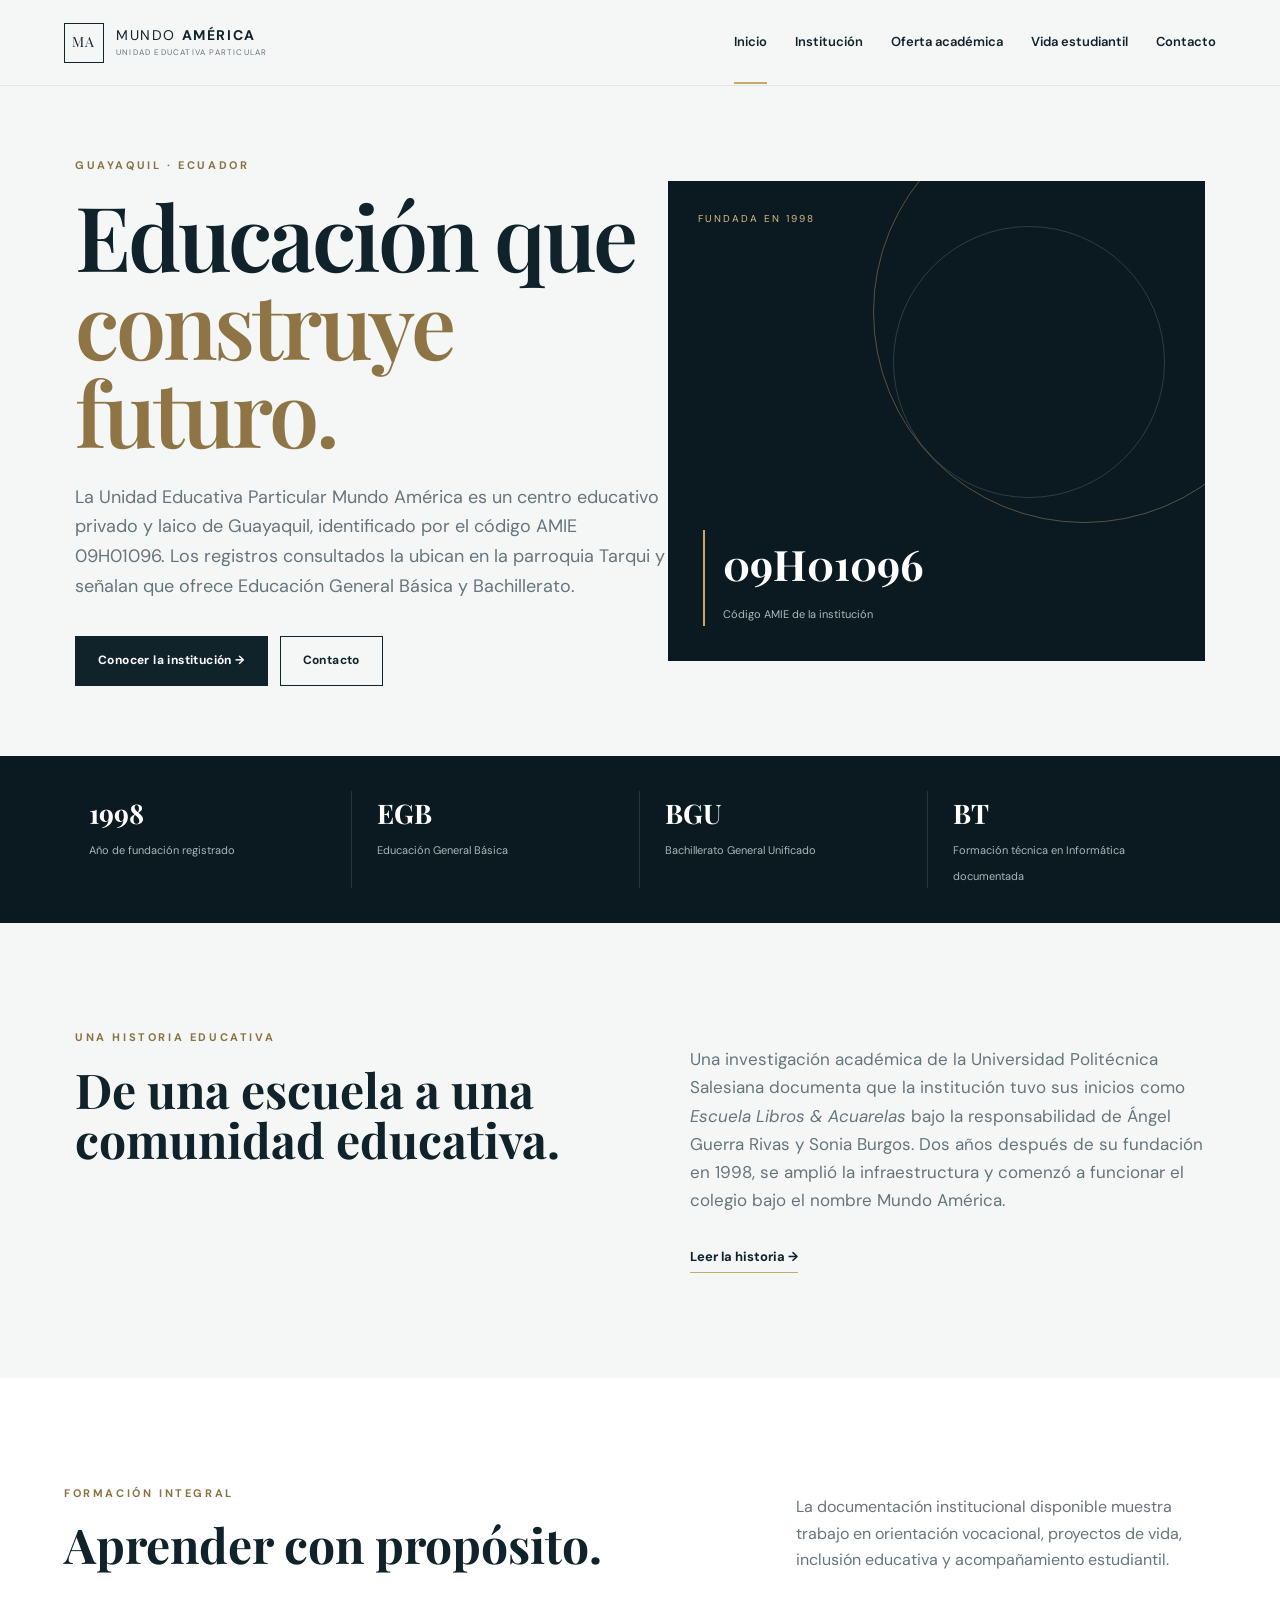
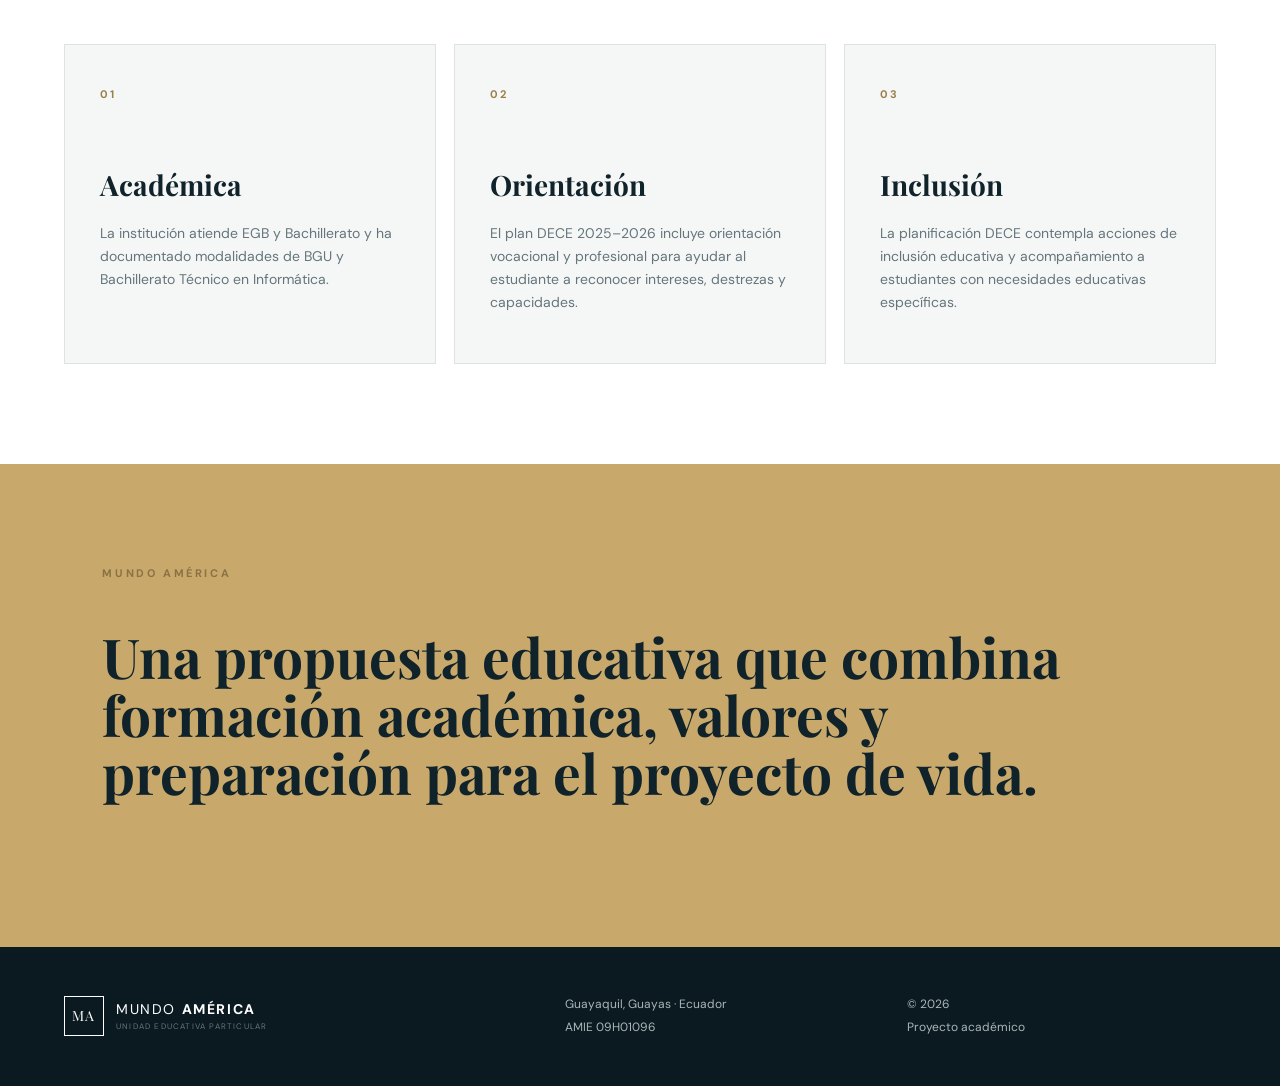
<file: index.html>
<!DOCTYPE html>
<html lang="es"><head><meta charset="UTF-8"><meta name="viewport" content="width=device-width,initial-scale=1.0">
<meta name="description" content="Sitio académico informativo sobre la Unidad Educativa Particular Mundo América de Guayaquil.">
<title>Mundo América | Unidad Educativa Particular</title><link rel="stylesheet" href="css/styles.css"><script defer src="js/main.js"></script></head>
<body>
<header class="site-header"><a class="brand" href="index.html"><span class="brand-mark">MA</span><span>MUNDO <b>AMÉRICA</b><small>UNIDAD EDUCATIVA PARTICULAR</small></span></a><button class="menu-toggle" aria-label="Menú">☰</button><nav><a class="active" href="index.html">Inicio</a><a href="institucion.html">Institución</a><a href="oferta.html">Oferta académica</a><a href="vida-estudiantil.html">Vida estudiantil</a><a href="contacto.html">Contacto</a></nav></header>
<main>
<section class="hero"><div><p class="eyebrow">GUAYAQUIL · ECUADOR</p><h1>Educación que<br><span>construye futuro.</span></h1><p class="hero-text">La Unidad Educativa Particular Mundo América es un centro educativo privado y laico de Guayaquil, identificado por el código AMIE 09H01096. Los registros consultados la ubican en la parroquia Tarqui y señalan que ofrece Educación General Básica y Bachillerato.</p><div class="hero-actions"><a class="btn primary" href="institucion.html">Conocer la institución →</a><a class="btn ghost" href="contacto.html">Contacto</a></div></div><div class="hero-card"><span class="floating-label">FUNDADA EN 1998</span><div class="hero-stat"><strong>09H01096</strong><span>Código AMIE de la institución</span></div></div></section>
<section class="stats"><div><strong>1998</strong><span>Año de fundación registrado</span></div><div><strong>EGB</strong><span>Educación General Básica</span></div><div><strong>BGU</strong><span>Bachillerato General Unificado</span></div><div><strong>BT</strong><span>Formación técnica en Informática documentada</span></div></section>
<section class="section intro-grid"><div><p class="eyebrow">UNA HISTORIA EDUCATIVA</p><h2>De una escuela a una comunidad educativa.</h2></div><div><p>Una investigación académica de la Universidad Politécnica Salesiana documenta que la institución tuvo sus inicios como <em>Escuela Libros &amp; Acuarelas</em> bajo la responsabilidad de Ángel Guerra Rivas y Sonia Burgos. Dos años después de su fundación en 1998, se amplió la infraestructura y comenzó a funcionar el colegio bajo el nombre Mundo América.</p><a class="text-link" href="institucion.html">Leer la historia →</a></div></section>
<section class="feature-section"><div class="section-heading"><div><p class="eyebrow">FORMACIÓN INTEGRAL</p><h2>Aprender con propósito.</h2></div><p>La documentación institucional disponible muestra trabajo en orientación vocacional, proyectos de vida, inclusión educativa y acompañamiento estudiantil.</p></div><div class="cards"><article class="feature-card"><span>01</span><h3>Académica</h3><p>La institución atiende EGB y Bachillerato y ha documentado modalidades de BGU y Bachillerato Técnico en Informática.</p></article><article class="feature-card"><span>02</span><h3>Orientación</h3><p>El plan DECE 2025–2026 incluye orientación vocacional y profesional para ayudar al estudiante a reconocer intereses, destrezas y capacidades.</p></article><article class="feature-card"><span>03</span><h3>Inclusión</h3><p>La planificación DECE contempla acciones de inclusión educativa y acompañamiento a estudiantes con necesidades educativas específicas.</p></article></div></section>
<section class="quote"><div><p class="eyebrow">MUNDO AMÉRICA</p><h2>Una propuesta educativa que combina formación académica, valores y preparación para el proyecto de vida.</h2></div></section>
</main>
<footer><div class="brand footer-brand"><span class="brand-mark">MA</span><span>MUNDO <b>AMÉRICA</b><small>UNIDAD EDUCATIVA PARTICULAR</small></span></div><div><p>Guayaquil, Guayas · Ecuador</p><p>AMIE 09H01096</p></div><div><p>© <span id="year"></span></p><p>Proyecto académico</p></div></footer></body></html>
</file>
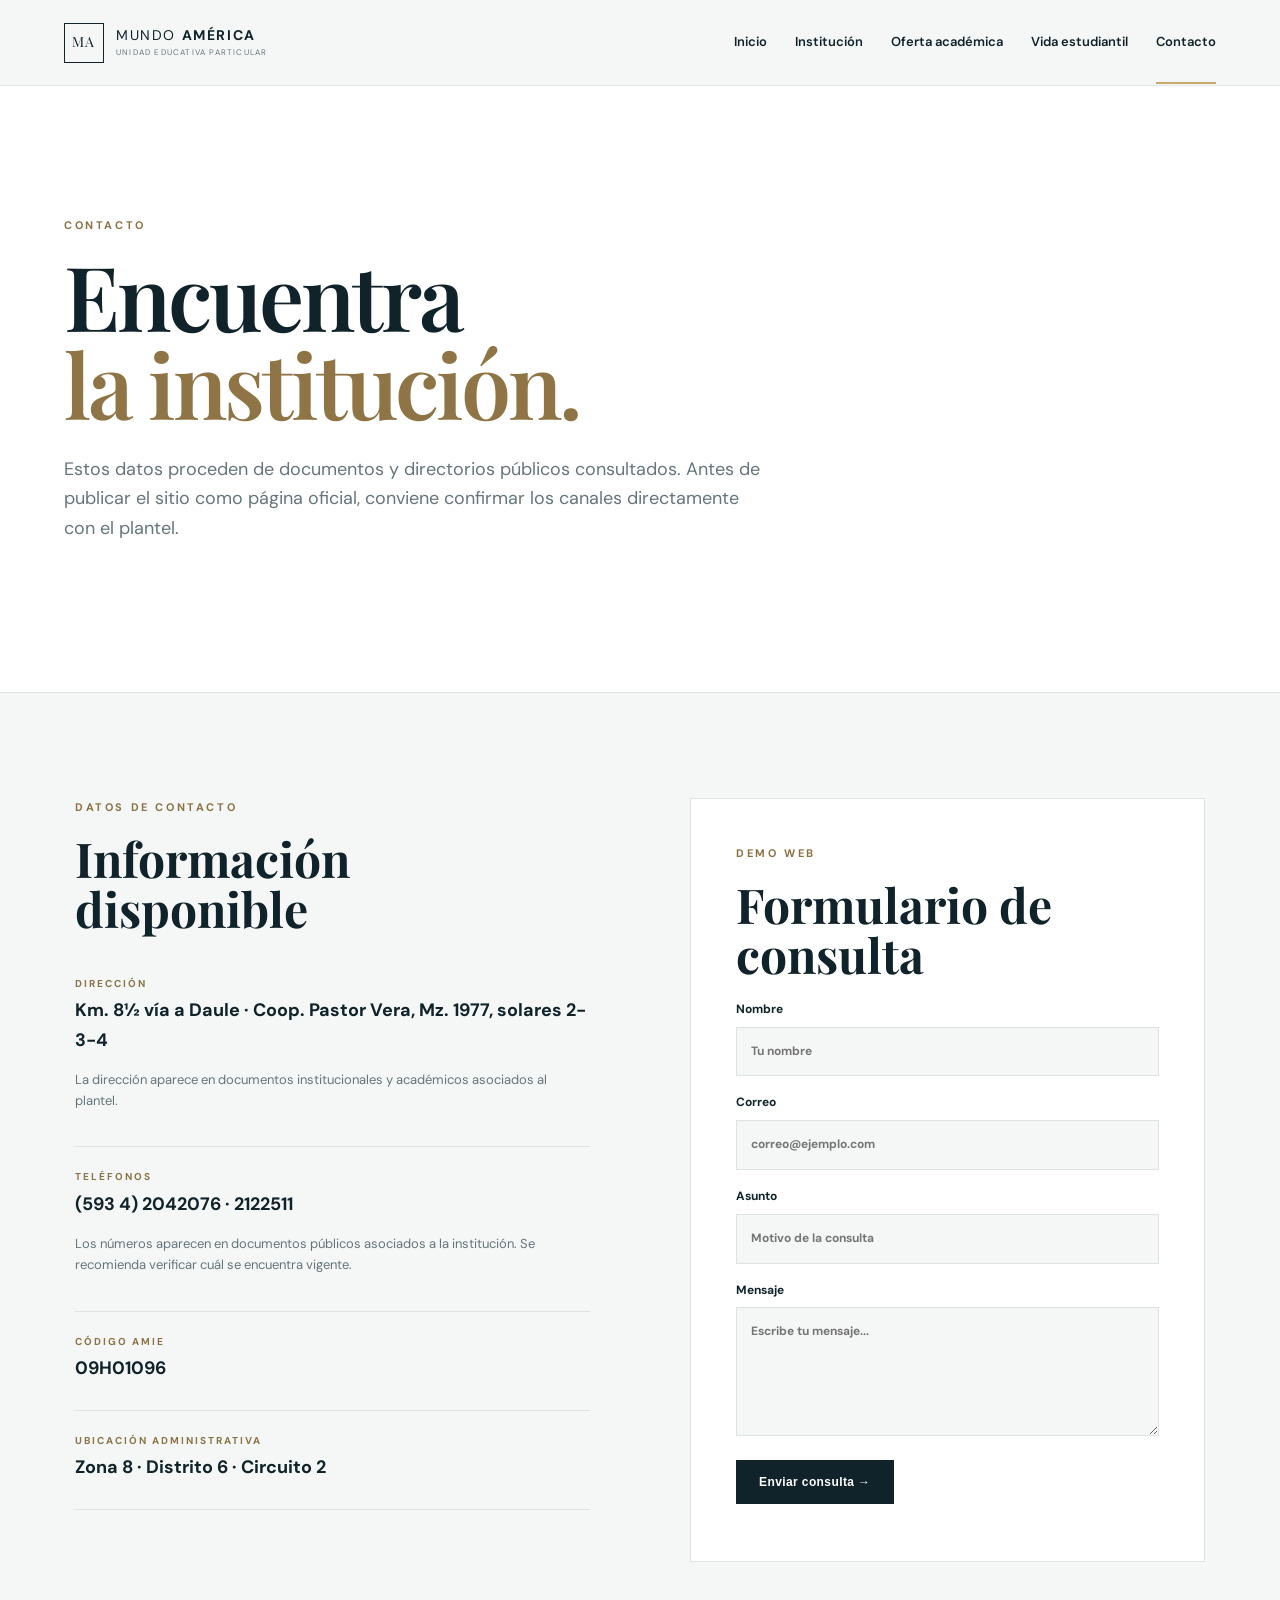
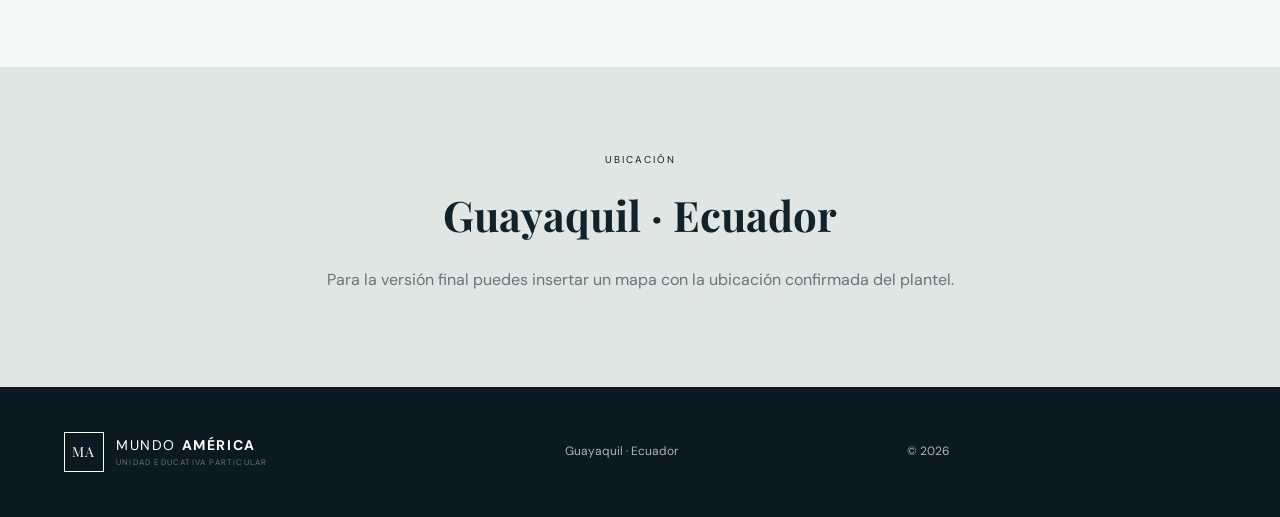
<file: contacto.html>
<!DOCTYPE html>
<html lang="es"><head><meta charset="UTF-8"><meta name="viewport" content="width=device-width,initial-scale=1.0"><title>Mundo América | Contacto</title><link rel="stylesheet" href="css/styles.css"><script defer src="js/main.js"></script></head>
<body><header class="site-header"><a class="brand" href="index.html"><span class="brand-mark">MA</span><span>MUNDO <b>AMÉRICA</b><small>UNIDAD EDUCATIVA PARTICULAR</small></span></a><button class="menu-toggle">☰</button><nav><a href="index.html">Inicio</a><a href="institucion.html">Institución</a><a href="oferta.html">Oferta académica</a><a href="vida-estudiantil.html">Vida estudiantil</a><a class="active" href="contacto.html">Contacto</a></nav></header>
<main><section class="page-hero"><p class="eyebrow">CONTACTO</p><h1>Encuentra<br><span>la institución.</span></h1><p>Estos datos proceden de documentos y directorios públicos consultados. Antes de publicar el sitio como página oficial, conviene confirmar los canales directamente con el plantel.</p></section>
<section class="section contact-grid"><div class="contact-info"><p class="eyebrow">DATOS DE CONTACTO</p><h2>Información disponible</h2><div class="contact-item"><span>DIRECCIÓN</span><strong>Km. 8½ vía a Daule · Coop. Pastor Vera, Mz. 1977, solares 2-3-4</strong><p>La dirección aparece en documentos institucionales y académicos asociados al plantel.</p></div><div class="contact-item"><span>TELÉFONOS</span><strong>(593 4) 2042076 · 2122511</strong><p>Los números aparecen en documentos públicos asociados a la institución. Se recomienda verificar cuál se encuentra vigente.</p></div><div class="contact-item"><span>CÓDIGO AMIE</span><strong>09H01096</strong></div><div class="contact-item"><span>UBICACIÓN ADMINISTRATIVA</span><strong>Zona 8 · Distrito 6 · Circuito 2</strong></div></div>
<form id="contactForm"><p class="eyebrow">DEMO WEB</p><h2>Formulario de consulta</h2><label>Nombre<input required type="text" placeholder="Tu nombre"></label><label>Correo<input required type="email" placeholder="correo@ejemplo.com"></label><label>Asunto<input required type="text" placeholder="Motivo de la consulta"></label><label>Mensaje<textarea required rows="5" placeholder="Escribe tu mensaje..."></textarea></label><button class="btn primary" type="submit">Enviar consulta →</button><p id="formMessage" class="form-message"></p></form></section>
<section class="map-placeholder"><div><span>UBICACIÓN</span><h2>Guayaquil · Ecuador</h2><p>Para la versión final puedes insertar un mapa con la ubicación confirmada del plantel.</p></div></section></main>
<footer><div class="brand footer-brand"><span class="brand-mark">MA</span><span>MUNDO <b>AMÉRICA</b><small>UNIDAD EDUCATIVA PARTICULAR</small></span></div><p>Guayaquil · Ecuador</p><p>© <span id="year"></span></p></footer></body></html>
</file>
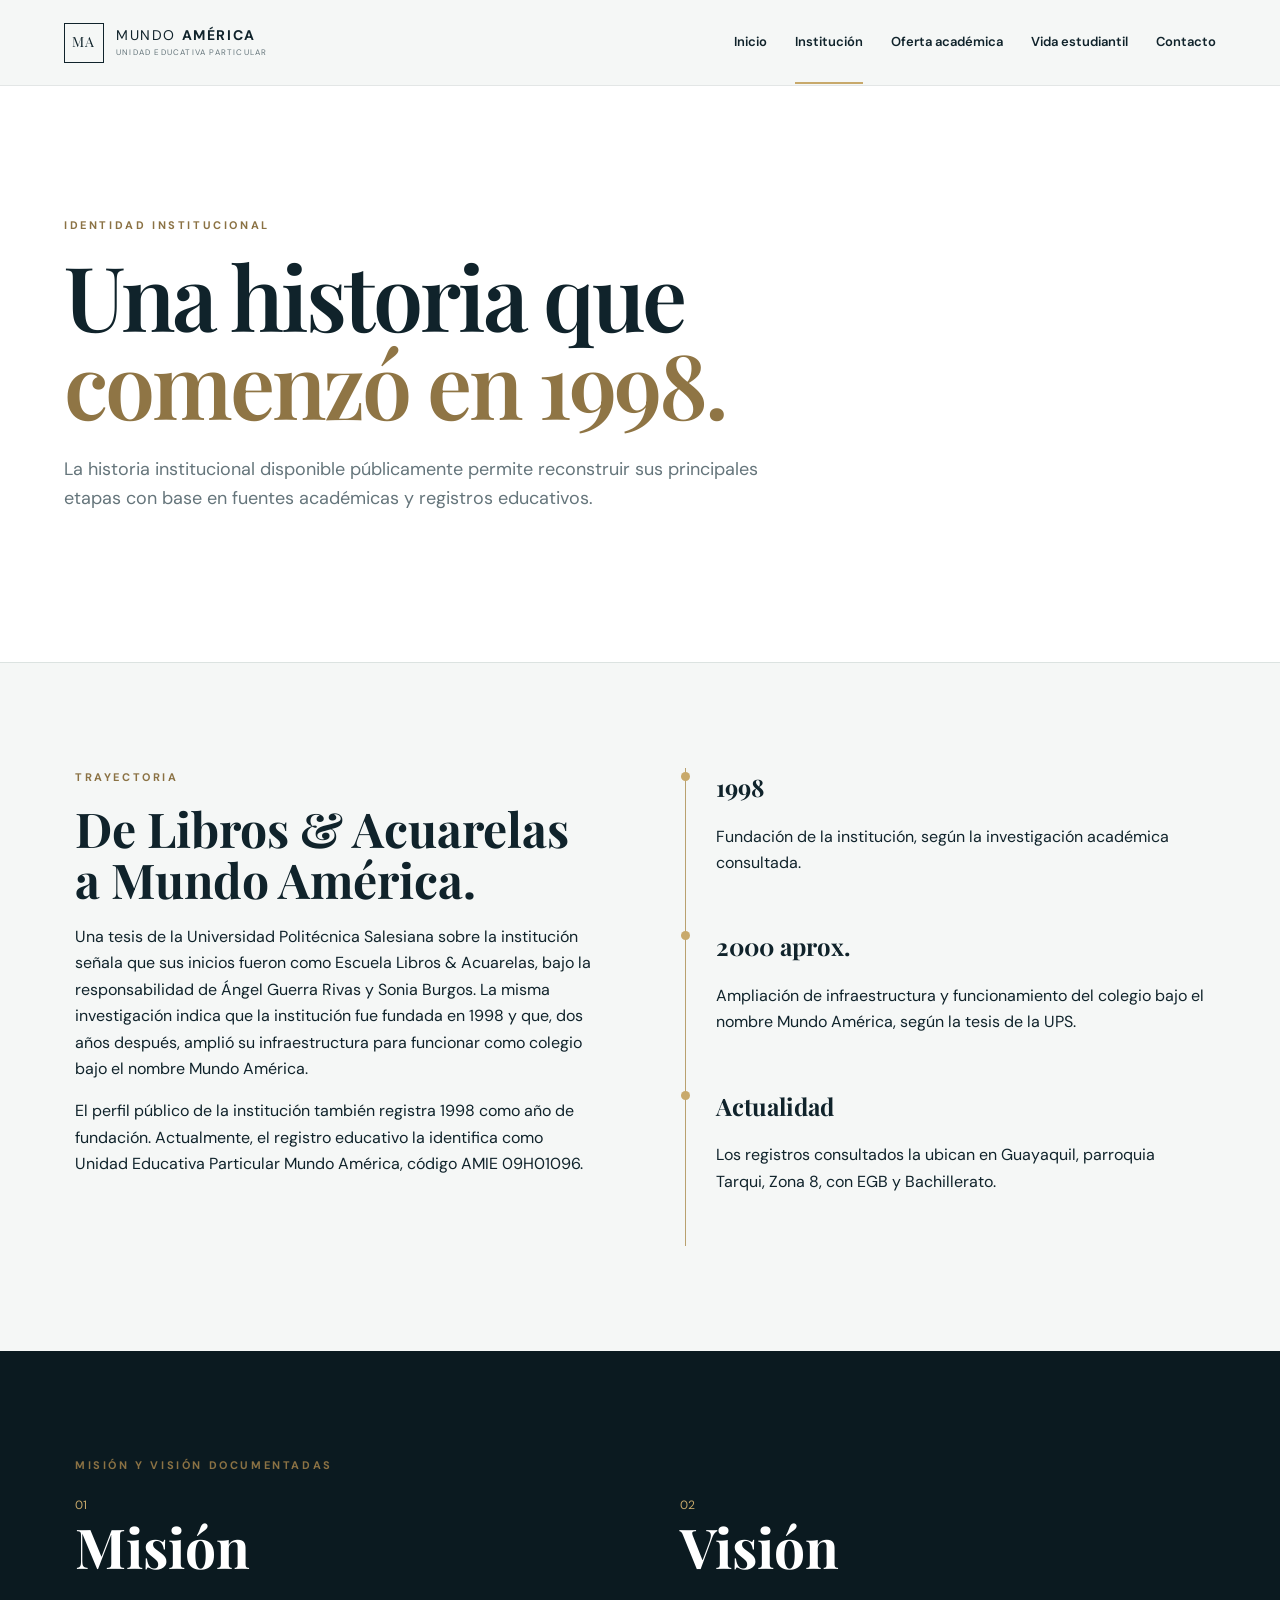
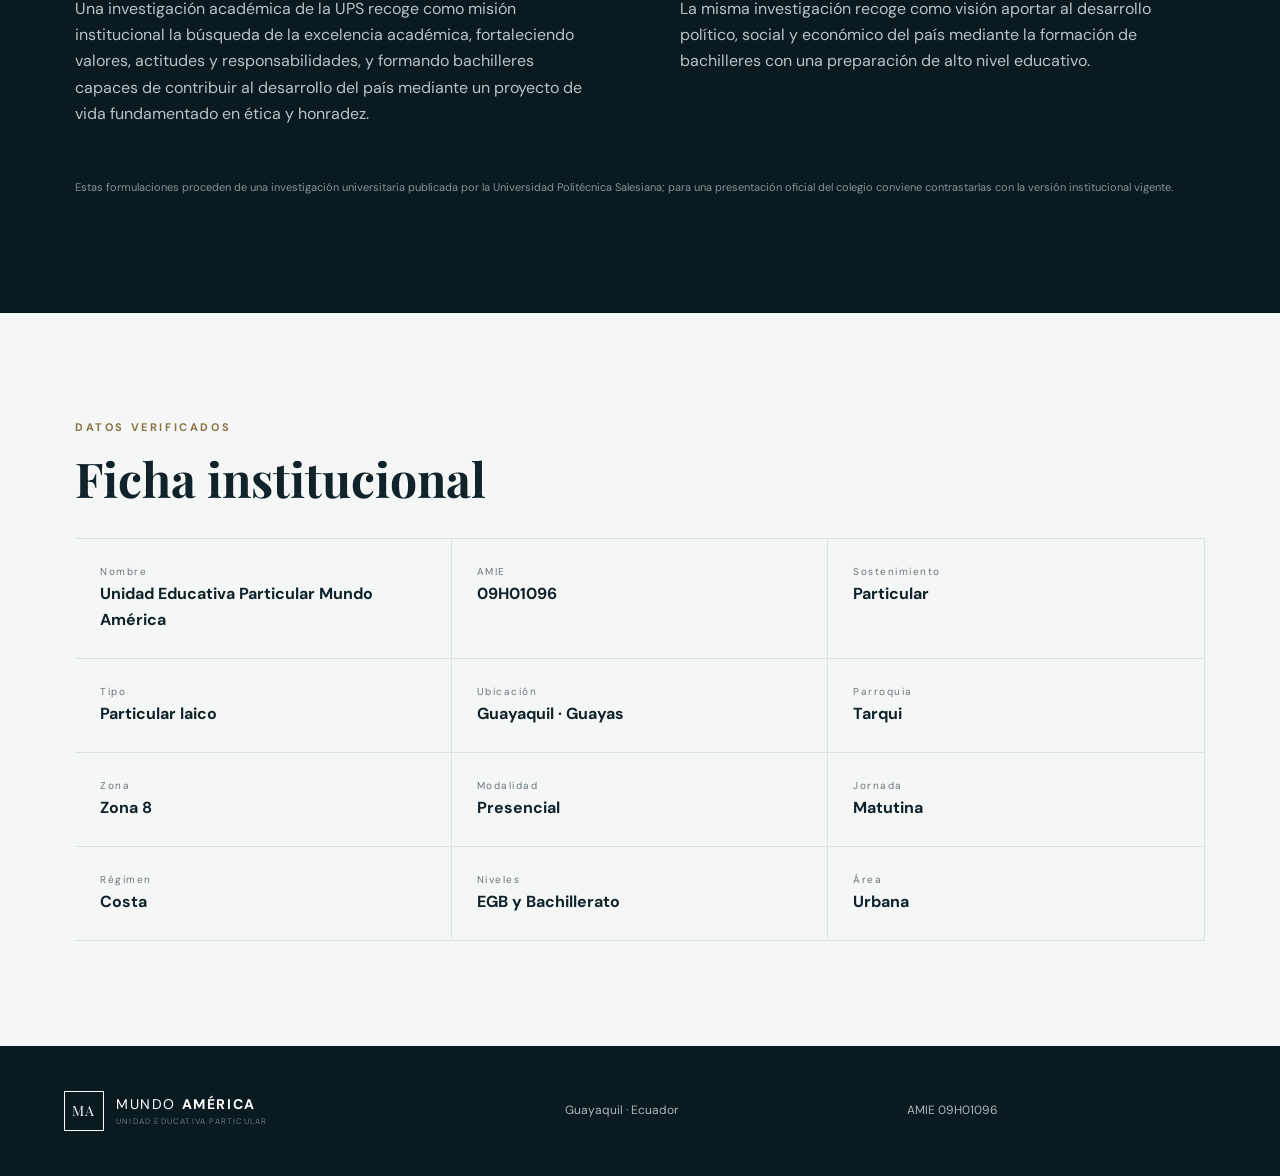
<file: institucion.html>
<!DOCTYPE html>
<html lang="es"><head><meta charset="UTF-8"><meta name="viewport" content="width=device-width,initial-scale=1.0"><title>Mundo América | Institución</title><link rel="stylesheet" href="css/styles.css"><script defer src="js/main.js"></script></head>
<body><header class="site-header"><a class="brand" href="index.html"><span class="brand-mark">MA</span><span>MUNDO <b>AMÉRICA</b><small>UNIDAD EDUCATIVA PARTICULAR</small></span></a><button class="menu-toggle">☰</button><nav><a href="index.html">Inicio</a><a class="active" href="institucion.html">Institución</a><a href="oferta.html">Oferta académica</a><a href="vida-estudiantil.html">Vida estudiantil</a><a href="contacto.html">Contacto</a></nav></header>
<main>
<section class="page-hero"><p class="eyebrow">IDENTIDAD INSTITUCIONAL</p><h1>Una historia que<br><span>comenzó en 1998.</span></h1><p>La historia institucional disponible públicamente permite reconstruir sus principales etapas con base en fuentes académicas y registros educativos.</p></section>
<section class="section timeline-section"><div><p class="eyebrow">TRAYECTORIA</p><h2>De Libros &amp; Acuarelas a Mundo América.</h2><p>Una tesis de la Universidad Politécnica Salesiana sobre la institución señala que sus inicios fueron como Escuela Libros &amp; Acuarelas, bajo la responsabilidad de Ángel Guerra Rivas y Sonia Burgos. La misma investigación indica que la institución fue fundada en 1998 y que, dos años después, amplió su infraestructura para funcionar como colegio bajo el nombre Mundo América.</p><p>El perfil público de la institución también registra 1998 como año de fundación. Actualmente, el registro educativo la identifica como Unidad Educativa Particular Mundo América, código AMIE 09H01096.</p></div><div class="timeline"><div><b>1998</b><p>Fundación de la institución, según la investigación académica consultada.</p></div><div><b>2000 aprox.</b><p>Ampliación de infraestructura y funcionamiento del colegio bajo el nombre Mundo América, según la tesis de la UPS.</p></div><div><b>Actualidad</b><p>Los registros consultados la ubican en Guayaquil, parroquia Tarqui, Zona 8, con EGB y Bachillerato.</p></div></div></section>
<section class="dark-section"><div class="section"><p class="eyebrow">MISIÓN Y VISIÓN DOCUMENTADAS</p><div class="two-col"><article><span>01</span><h2>Misión</h2><p>Una investigación académica de la UPS recoge como misión institucional la búsqueda de la excelencia académica, fortaleciendo valores, actitudes y responsabilidades, y formando bachilleres capaces de contribuir al desarrollo del país mediante un proyecto de vida fundamentado en ética y honradez.</p></article><article><span>02</span><h2>Visión</h2><p>La misma investigación recoge como visión aportar al desarrollo político, social y económico del país mediante la formación de bachilleres con una preparación de alto nivel educativo.</p></article></div><p class="source-note">Estas formulaciones proceden de una investigación universitaria publicada por la Universidad Politécnica Salesiana; para una presentación oficial del colegio conviene contrastarlas con la versión institucional vigente.</p></div></section>
<section class="section"><p class="eyebrow">DATOS VERIFICADOS</p><h2>Ficha institucional</h2><div class="data-grid"><div><span>Nombre</span><strong>Unidad Educativa Particular Mundo América</strong></div><div><span>AMIE</span><strong>09H01096</strong></div><div><span>Sostenimiento</span><strong>Particular</strong></div><div><span>Tipo</span><strong>Particular laico</strong></div><div><span>Ubicación</span><strong>Guayaquil · Guayas</strong></div><div><span>Parroquia</span><strong>Tarqui</strong></div><div><span>Zona</span><strong>Zona 8</strong></div><div><span>Modalidad</span><strong>Presencial</strong></div><div><span>Jornada</span><strong>Matutina</strong></div><div><span>Régimen</span><strong>Costa</strong></div><div><span>Niveles</span><strong>EGB y Bachillerato</strong></div><div><span>Área</span><strong>Urbana</strong></div></div></section>
</main><footer><div class="brand footer-brand"><span class="brand-mark">MA</span><span>MUNDO <b>AMÉRICA</b><small>UNIDAD EDUCATIVA PARTICULAR</small></span></div><p>Guayaquil · Ecuador</p><p>AMIE 09H01096</p></footer></body></html>
</file>
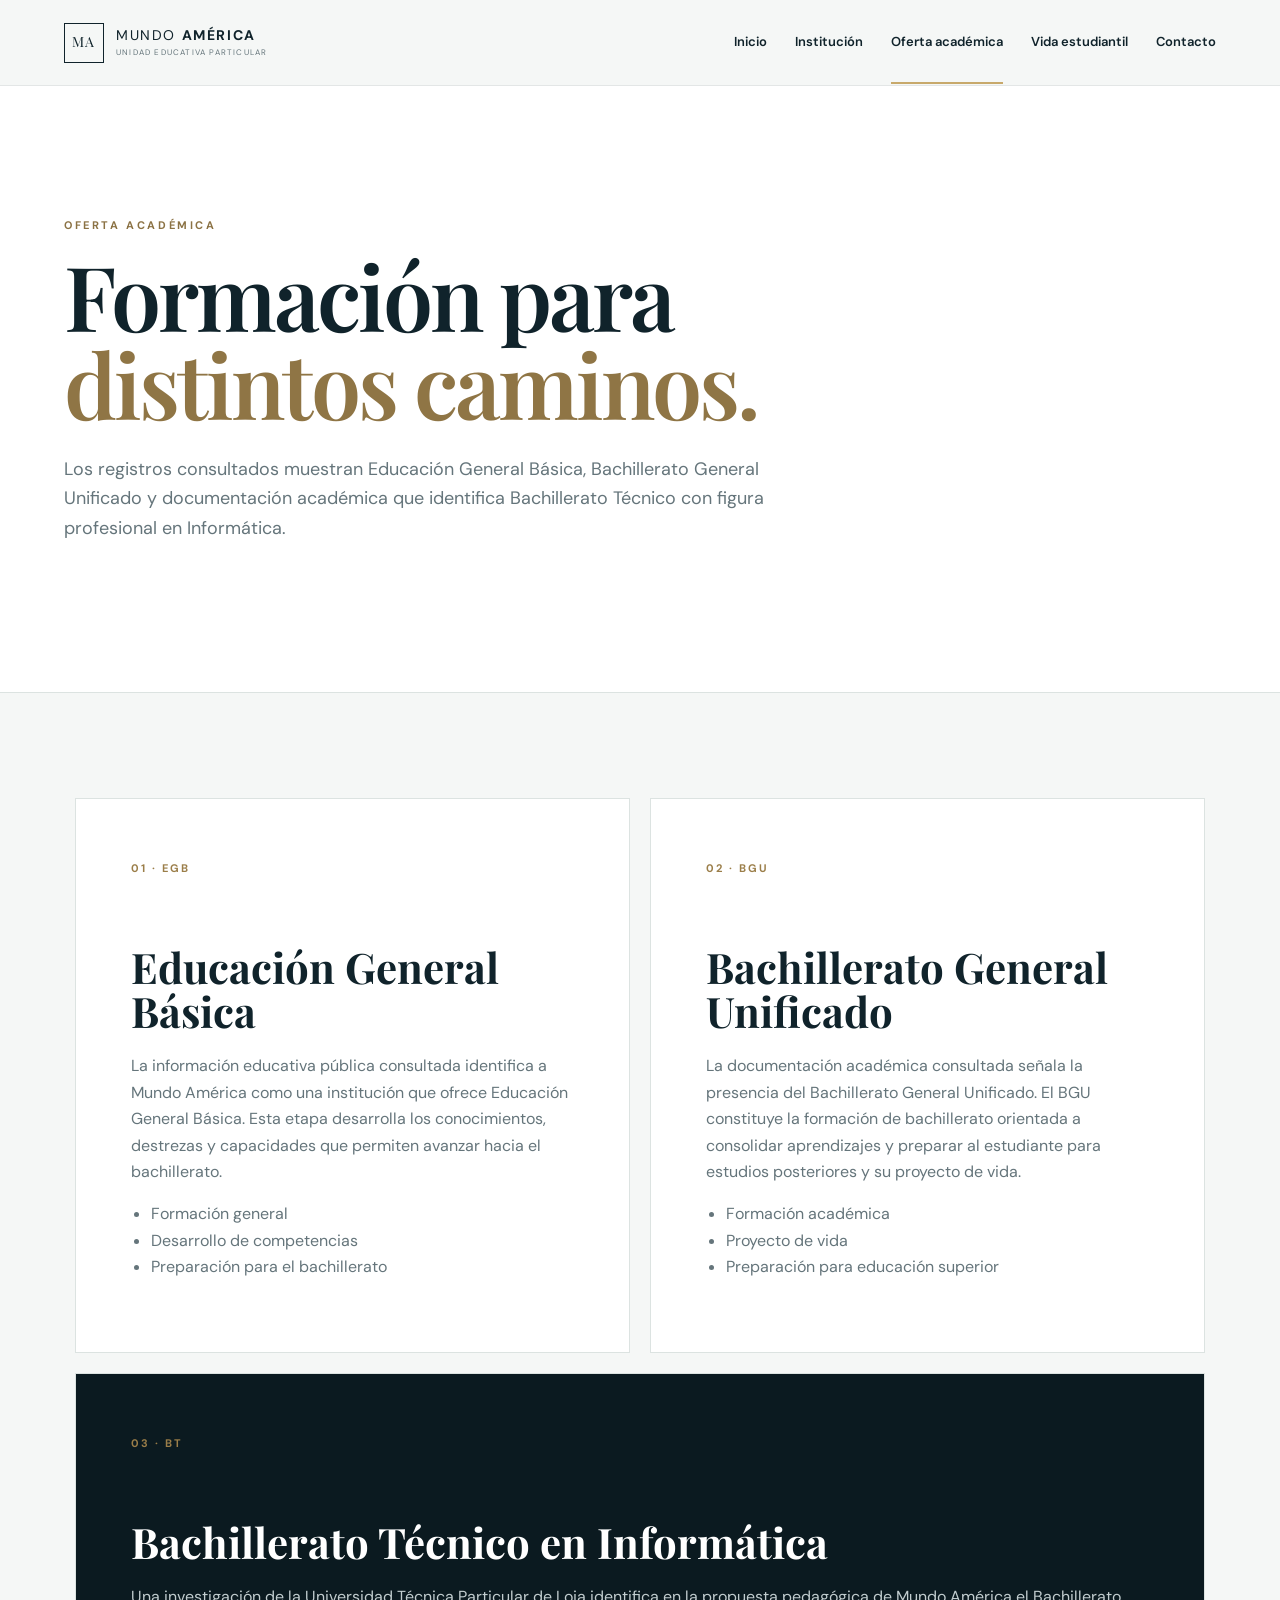
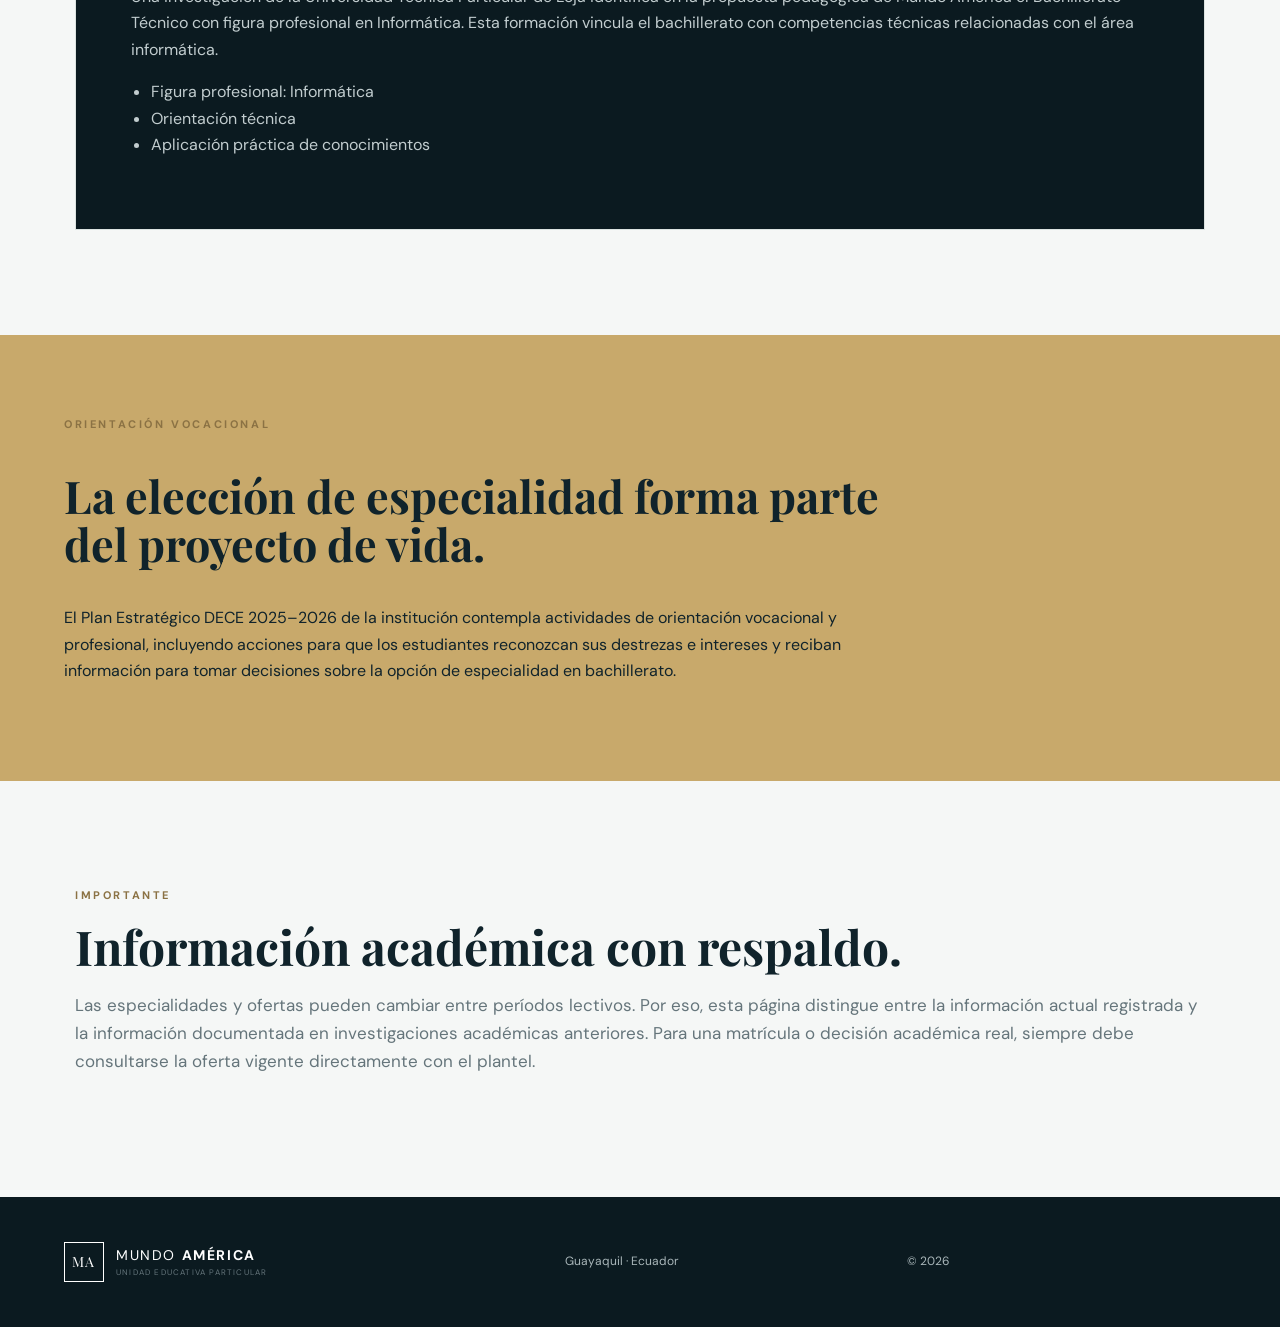
<file: oferta.html>
<!DOCTYPE html>
<html lang="es"><head><meta charset="UTF-8"><meta name="viewport" content="width=device-width,initial-scale=1.0"><title>Mundo América | Oferta académica</title><link rel="stylesheet" href="css/styles.css"><script defer src="js/main.js"></script></head>
<body><header class="site-header"><a class="brand" href="index.html"><span class="brand-mark">MA</span><span>MUNDO <b>AMÉRICA</b><small>UNIDAD EDUCATIVA PARTICULAR</small></span></a><button class="menu-toggle">☰</button><nav><a href="index.html">Inicio</a><a href="institucion.html">Institución</a><a class="active" href="oferta.html">Oferta académica</a><a href="vida-estudiantil.html">Vida estudiantil</a><a href="contacto.html">Contacto</a></nav></header>
<main><section class="page-hero"><p class="eyebrow">OFERTA ACADÉMICA</p><h1>Formación para<br><span>distintos caminos.</span></h1><p>Los registros consultados muestran Educación General Básica, Bachillerato General Unificado y documentación académica que identifica Bachillerato Técnico con figura profesional en Informática.</p></section>
<section class="section"><div class="program-grid"><article class="program"><span class="number">01 · EGB</span><h2>Educación General Básica</h2><p>La información educativa pública consultada identifica a Mundo América como una institución que ofrece Educación General Básica. Esta etapa desarrolla los conocimientos, destrezas y capacidades que permiten avanzar hacia el bachillerato.</p><ul><li>Formación general</li><li>Desarrollo de competencias</li><li>Preparación para el bachillerato</li></ul></article>
<article class="program"><span class="number">02 · BGU</span><h2>Bachillerato General Unificado</h2><p>La documentación académica consultada señala la presencia del Bachillerato General Unificado. El BGU constituye la formación de bachillerato orientada a consolidar aprendizajes y preparar al estudiante para estudios posteriores y su proyecto de vida.</p><ul><li>Formación académica</li><li>Proyecto de vida</li><li>Preparación para educación superior</li></ul></article>
<article class="program featured"><span class="number">03 · BT</span><h2>Bachillerato Técnico en Informática</h2><p>Una investigación de la Universidad Técnica Particular de Loja identifica en la propuesta pedagógica de Mundo América el Bachillerato Técnico con figura profesional en Informática. Esta formación vincula el bachillerato con competencias técnicas relacionadas con el área informática.</p><ul><li>Figura profesional: Informática</li><li>Orientación técnica</li><li>Aplicación práctica de conocimientos</li></ul></article></div></section>
<section class="accent-band"><div><p class="eyebrow">ORIENTACIÓN VOCACIONAL</p><h2>La elección de especialidad forma parte del proyecto de vida.</h2><p>El Plan Estratégico DECE 2025–2026 de la institución contempla actividades de orientación vocacional y profesional, incluyendo acciones para que los estudiantes reconozcan sus destrezas e intereses y reciban información para tomar decisiones sobre la opción de especialidad en bachillerato.</p></div></section>
<section class="section"><p class="eyebrow">IMPORTANTE</p><h2>Información académica con respaldo.</h2><p class="wide-text">Las especialidades y ofertas pueden cambiar entre períodos lectivos. Por eso, esta página distingue entre la información actual registrada y la información documentada en investigaciones académicas anteriores. Para una matrícula o decisión académica real, siempre debe consultarse la oferta vigente directamente con el plantel.</p></section></main>
<footer><div class="brand footer-brand"><span class="brand-mark">MA</span><span>MUNDO <b>AMÉRICA</b><small>UNIDAD EDUCATIVA PARTICULAR</small></span></div><p>Guayaquil · Ecuador</p><p>© <span id="year"></span></p></footer></body></html>
</file>
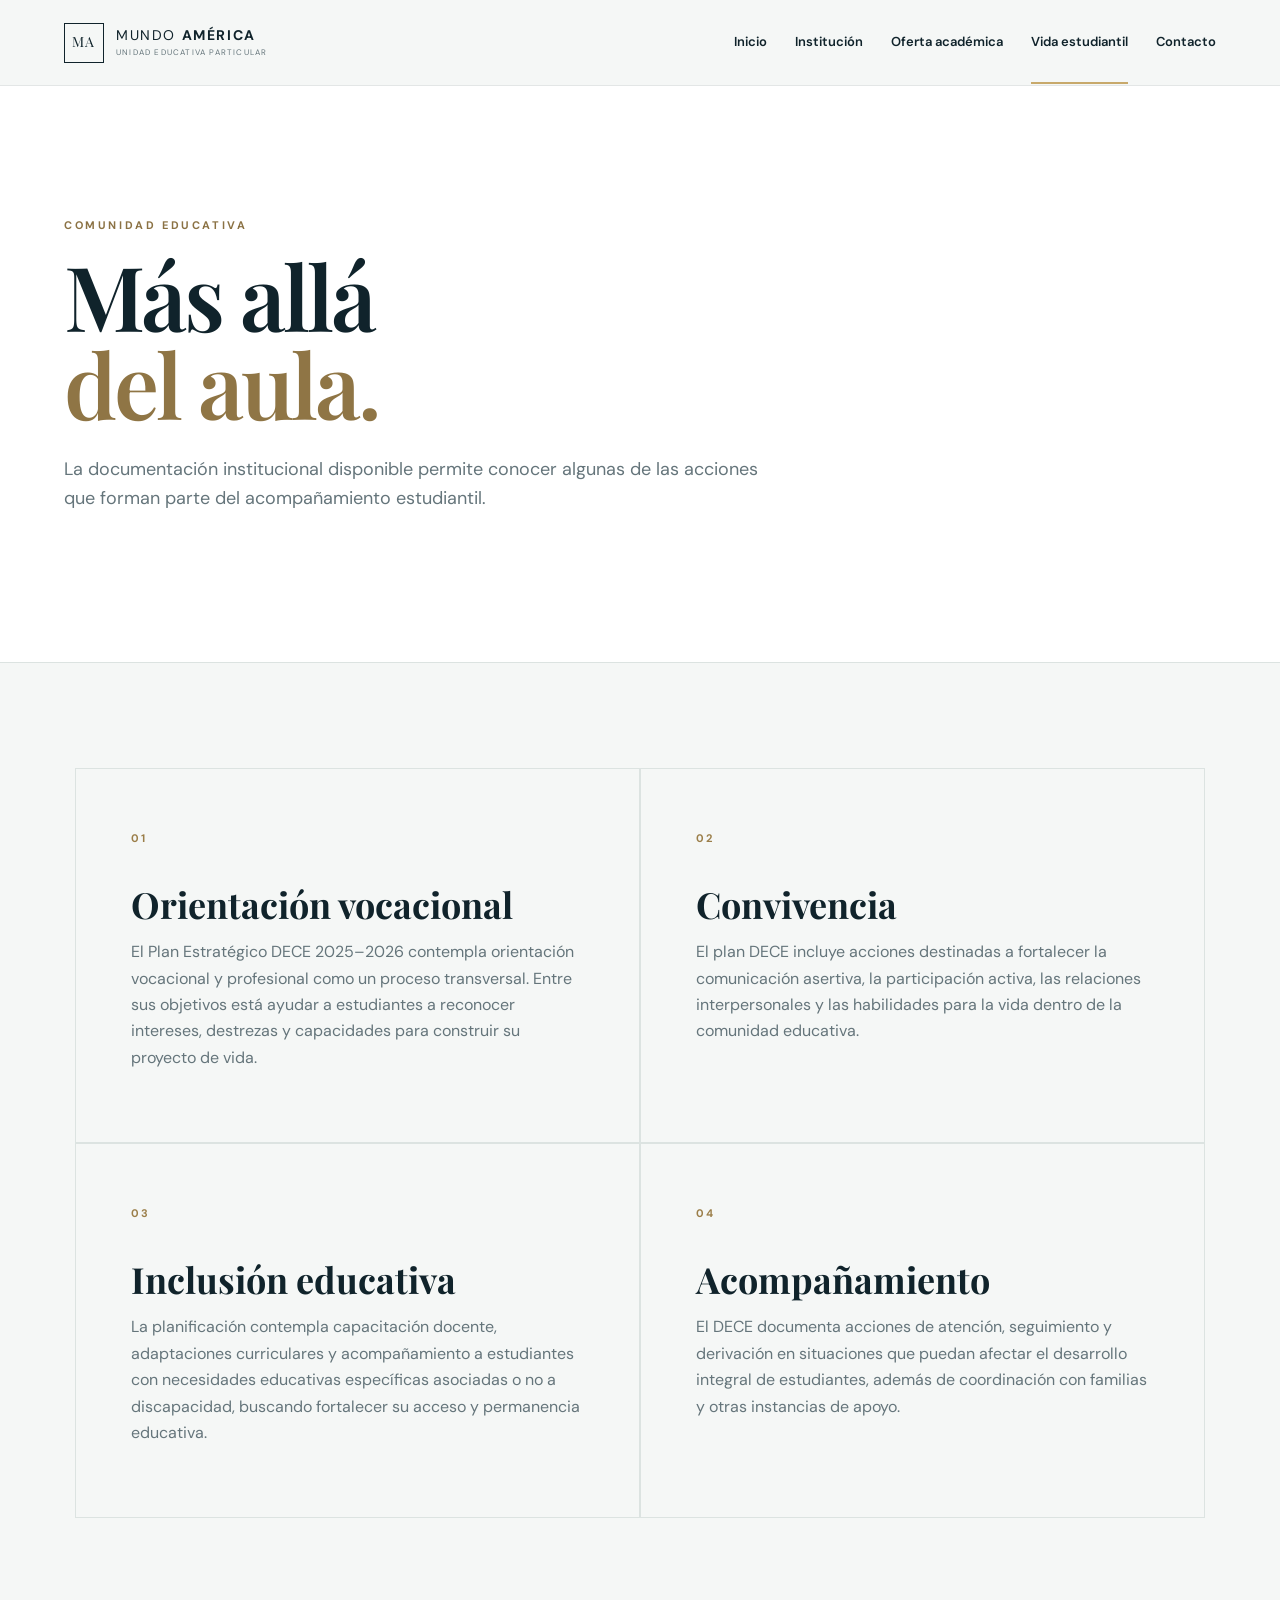
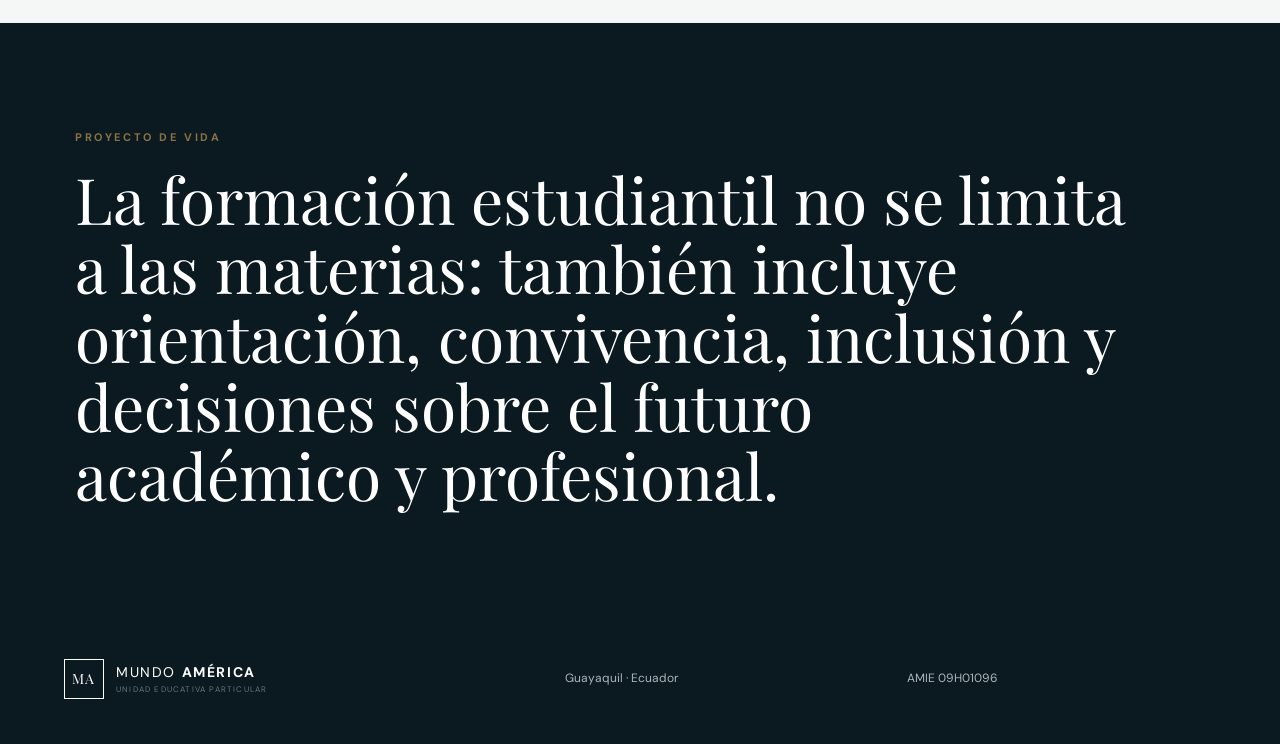
<file: vida-estudiantil.html>
<!DOCTYPE html>
<html lang="es"><head><meta charset="UTF-8"><meta name="viewport" content="width=device-width,initial-scale=1.0"><title>Mundo América | Vida estudiantil</title><link rel="stylesheet" href="css/styles.css"><script defer src="js/main.js"></script></head>
<body><header class="site-header"><a class="brand" href="index.html"><span class="brand-mark">MA</span><span>MUNDO <b>AMÉRICA</b><small>UNIDAD EDUCATIVA PARTICULAR</small></span></a><button class="menu-toggle">☰</button><nav><a href="index.html">Inicio</a><a href="institucion.html">Institución</a><a href="oferta.html">Oferta académica</a><a class="active" href="vida-estudiantil.html">Vida estudiantil</a><a href="contacto.html">Contacto</a></nav></header>
<main><section class="page-hero"><p class="eyebrow">COMUNIDAD EDUCATIVA</p><h1>Más allá<br><span>del aula.</span></h1><p>La documentación institucional disponible permite conocer algunas de las acciones que forman parte del acompañamiento estudiantil.</p></section>
<section class="section"><div class="experience-grid"><article><span>01</span><h2>Orientación vocacional</h2><p>El Plan Estratégico DECE 2025–2026 contempla orientación vocacional y profesional como un proceso transversal. Entre sus objetivos está ayudar a estudiantes a reconocer intereses, destrezas y capacidades para construir su proyecto de vida.</p></article><article><span>02</span><h2>Convivencia</h2><p>El plan DECE incluye acciones destinadas a fortalecer la comunicación asertiva, la participación activa, las relaciones interpersonales y las habilidades para la vida dentro de la comunidad educativa.</p></article><article><span>03</span><h2>Inclusión educativa</h2><p>La planificación contempla capacitación docente, adaptaciones curriculares y acompañamiento a estudiantes con necesidades educativas específicas asociadas o no a discapacidad, buscando fortalecer su acceso y permanencia educativa.</p></article><article><span>04</span><h2>Acompañamiento</h2><p>El DECE documenta acciones de atención, seguimiento y derivación en situaciones que puedan afectar el desarrollo integral de estudiantes, además de coordinación con familias y otras instancias de apoyo.</p></article></div></section>
<section class="dark-section"><div class="section"><p class="eyebrow">PROYECTO DE VIDA</p><div class="quote-large">La formación estudiantil no se limita a las materias: también incluye orientación, convivencia, inclusión y decisiones sobre el futuro académico y profesional.</div></div></section></main>
<footer><div class="brand footer-brand"><span class="brand-mark">MA</span><span>MUNDO <b>AMÉRICA</b><small>UNIDAD EDUCATIVA PARTICULAR</small></span></div><p>Guayaquil · Ecuador</p><p>AMIE 09H01096</p></footer></body></html>
</file>
<file: css/styles.css>
@import url('https://fonts.googleapis.com/css2?family=DM+Sans:wght@400;500;600;700&family=Playfair+Display:wght@500;600;700&display=swap');
:root{--ink:#10232b;--muted:#65757b;--paper:#f5f7f6;--white:#fff;--accent:#c8a96b;--dark:#0b1a20;--line:#dce3e1;--max:1180px}*{box-sizing:border-box}html{scroll-behavior:smooth}body{margin:0;background:var(--paper);color:var(--ink);font-family:"DM Sans",sans-serif;line-height:1.65}a{text-decoration:none;color:inherit}.site-header{height:86px;background:rgba(245,247,246,.95);backdrop-filter:blur(15px);display:flex;align-items:center;justify-content:space-between;padding:0 max(5vw,24px);position:sticky;top:0;z-index:20;border-bottom:1px solid rgba(16,35,43,.08)}.brand{display:flex;align-items:center;gap:12px;font-size:14px;letter-spacing:1.6px;line-height:1.05}.brand b{font-weight:700}.brand small{display:block;font-size:8px;letter-spacing:1.2px;color:var(--muted);margin-top:5px}.brand-mark{width:40px;height:40px;border:1px solid var(--ink);display:grid;place-items:center;font-family:"Playfair Display";font-size:14px}.site-header nav{display:flex;gap:28px;font-size:13px;font-weight:600}.site-header nav a{padding:30px 0;border-bottom:2px solid transparent}.site-header nav a:hover,.site-header nav .active{border-color:var(--accent)}.menu-toggle{display:none;background:none;border:0;font-size:25px}.hero{min-height:650px;max-width:var(--max);margin:auto;display:grid;grid-template-columns:1.05fr .95fr;align-items:center;padding:70px 25px}.eyebrow{font-size:11px;letter-spacing:2.6px;font-weight:700;color:#8b7244;margin:0 0 17px}.hero h1,.page-hero h1{font-family:"Playfair Display",serif;font-size:clamp(55px,7vw,92px);line-height:.98;margin:0 0 28px;font-weight:600;letter-spacing:-3px}.hero h1 span,.page-hero h1 span{color:#8f7545}.hero-text{font-size:18px;color:var(--muted);max-width:600px}.hero-actions{display:flex;gap:12px;margin-top:35px}.btn{display:inline-block;padding:14px 22px;border:1px solid var(--ink);font-size:12px;font-weight:700;letter-spacing:.4px;cursor:pointer}.btn.primary{background:var(--ink);color:#fff}.btn.ghost{background:transparent}.hero-card{height:480px;background:var(--dark);position:relative;overflow:hidden;display:flex;align-items:flex-end;padding:35px;color:white}.hero-card:before{content:"";position:absolute;width:420px;height:420px;border:1px solid rgba(200,169,107,.4);border-radius:50%;right:-90px;top:-80px}.hero-card:after{content:"";position:absolute;width:270px;height:270px;border:1px solid rgba(255,255,255,.15);border-radius:50%;right:40px;top:45px}.floating-label{position:absolute;top:30px;left:30px;font-size:10px;letter-spacing:2px;color:#d7bd87}.hero-stat{position:relative;z-index:2;border-left:2px solid var(--accent);padding-left:18px}.hero-stat strong{display:block;font-family:"Playfair Display";font-size:42px}.hero-stat span{font-size:11px;color:#aeb9bc}.stats{display:grid;grid-template-columns:repeat(4,1fr);background:var(--dark);color:white;padding:35px max(5vw,25px)}.stats div{padding:0 25px;border-right:1px solid rgba(255,255,255,.12)}.stats div:last-child{border:0}.stats strong{display:block;font-family:"Playfair Display";font-size:27px}.stats span{font-size:11px;color:#aab7ba}.section{max-width:var(--max);margin:auto;padding:105px 25px}.intro-grid{display:grid;grid-template-columns:1fr 1fr;gap:100px}.section h2,.feature-section h2{font-family:"Playfair Display";font-size:48px;line-height:1.05;margin:0 0 20px}.intro-grid p:not(.eyebrow),.wide-text{font-size:17px;color:var(--muted)}.text-link{display:inline-block;margin-top:15px;font-weight:700;font-size:13px;border-bottom:1px solid var(--accent);padding-bottom:5px}.feature-section{background:white;padding:100px max(5vw,25px)}.section-heading{max-width:var(--max);margin:auto;display:flex;justify-content:space-between;gap:50px;align-items:end}.section-heading>p{max-width:420px;color:var(--muted)}.cards{max-width:var(--max);margin:55px auto 0;display:grid;grid-template-columns:repeat(3,1fr);gap:18px}.feature-card{border:1px solid var(--line);padding:35px;min-height:240px;background:var(--paper);transition:.3s}.feature-card:hover{transform:translateY(-5px);box-shadow:0 15px 35px rgba(16,35,43,.08)}.feature-card span,.experience-grid span,.program .number{font-size:11px;color:#9b7e49;font-weight:700;letter-spacing:2px}.feature-card h3{font-family:"Playfair Display";font-size:28px;margin:55px 0 10px}.feature-card p{color:var(--muted);font-size:14px}.quote{background:var(--accent);padding:100px 8vw}.quote h2{font-family:"Playfair Display";font-size:55px;line-height:1.05;max-width:1000px}.page-hero{padding:130px max(5vw,25px);background:white;border-bottom:1px solid var(--line)}.page-hero>p:last-child{font-size:18px;color:var(--muted);max-width:700px}.timeline-section{display:grid;grid-template-columns:1fr 1fr;gap:90px}.timeline>div{border-left:1px solid #b9a16f;padding:0 0 35px 30px;position:relative}.timeline>div:before{content:"";position:absolute;left:-5px;top:4px;width:9px;height:9px;background:var(--accent);border-radius:50%}.timeline b{font-family:"Playfair Display";font-size:24px}.dark-section{background:var(--dark);color:white}.two-col{display:grid;grid-template-columns:1fr 1fr;gap:80px}.two-col article>span{color:var(--accent);font-size:12px}.two-col h2{font-size:55px}.two-col p{color:#b8c3c5}.source-note{font-size:11px;color:#849497!important;margin-top:35px}.data-grid{display:grid;grid-template-columns:repeat(3,1fr);border-top:1px solid var(--line);margin-top:35px}.data-grid div{padding:25px;border-bottom:1px solid var(--line);border-right:1px solid var(--line)}.data-grid span{display:block;font-size:10px;letter-spacing:1.5px;color:var(--muted)}.data-grid strong{font-size:16px}.program-grid{display:grid;grid-template-columns:1fr 1fr;gap:20px}.program{padding:55px;border:1px solid var(--line);background:white}.program.featured{background:var(--dark);color:white;grid-column:span 2}.program h2{font-family:"Playfair Display";font-size:42px;line-height:1.05;margin:65px 0 20px}.program p,.program li{color:var(--muted)}.program.featured p,.program.featured li{color:#c2cdcf}.program ul{padding-left:20px}.accent-band{background:var(--accent);padding:80px max(5vw,25px)}.accent-band>div{max-width:var(--max);margin:auto}.accent-band h2{font-family:"Playfair Display";font-size:45px;max-width:850px;line-height:1.08}.accent-band p:last-child{max-width:850px}.experience-grid{display:grid;grid-template-columns:1fr 1fr;gap:0}.experience-grid article{padding:55px;border:1px solid var(--line);min-height:290px}.experience-grid h2{font-family:"Playfair Display";font-size:36px;margin:35px 0 10px}.experience-grid p{color:var(--muted)}.quote-large{font-family:"Playfair Display";font-size:clamp(35px,5vw,65px);line-height:1.08;max-width:1050px}.contact-grid{display:grid;grid-template-columns:1fr 1fr;gap:100px}.contact-item{padding:22px 0;border-bottom:1px solid var(--line)}.contact-item span{display:block;font-size:10px;letter-spacing:2px;color:#8b7244;font-weight:700}.contact-item strong{display:block;font-size:18px;margin:4px 0}.contact-item p{color:var(--muted);font-size:13px}form{background:white;padding:45px;border:1px solid var(--line)}form h2{font-family:"Playfair Display";font-size:38px;margin-top:0}label{display:block;font-size:12px;font-weight:700;margin:17px 0}input,textarea{width:100%;padding:14px;border:1px solid var(--line);background:var(--paper);font:inherit;margin-top:7px;outline:none}input:focus,textarea:focus{border-color:var(--accent)}.form-message{font-size:12px;color:#5c745f}.map-placeholder{min-height:320px;background:#dfe6e3;display:grid;place-items:center;text-align:center}.map-placeholder span{font-size:10px;letter-spacing:2px}.map-placeholder h2{font-family:"Playfair Display";font-size:42px;margin:10px}.map-placeholder p{color:var(--muted)}footer{background:var(--dark);color:white;padding:45px max(5vw,25px);display:grid;grid-template-columns:1.5fr 1fr 1fr;gap:30px;align-items:center;font-size:12px}footer p{margin:3px;color:#aab7ba}.footer-brand{color:white}.footer-brand .brand-mark{border-color:white}
@media(max-width:800px){.site-header{height:72px}.site-header nav{display:none;position:absolute;top:72px;left:0;right:0;background:white;padding:15px 25px;flex-direction:column;gap:0;box-shadow:0 10px 30px rgba(0,0,0,.08)}.site-header nav.open{display:flex}.site-header nav a{padding:13px 0}.menu-toggle{display:block}.hero,.intro-grid,.timeline-section,.two-col,.program-grid,.contact-grid{grid-template-columns:1fr}.hero{padding-top:50px}.hero-card{height:330px}.stats{grid-template-columns:1fr 1fr;gap:20px}.stats div{border:0}.section{padding:70px 25px}.section-heading{display:block}.cards{grid-template-columns:1fr}.page-hero{padding:80px 25px}.page-hero h1,.hero h1{font-size:55px;letter-spacing:-2px}.quote h2{font-size:38px}.data-grid{grid-template-columns:1fr 1fr}.experience-grid{grid-template-columns:1fr}.experience-grid article{min-height:auto}.program{padding:35px}.program.featured{grid-column:auto}.accent-band h2{font-size:35px}footer{grid-template-columns:1fr}}
</file>
